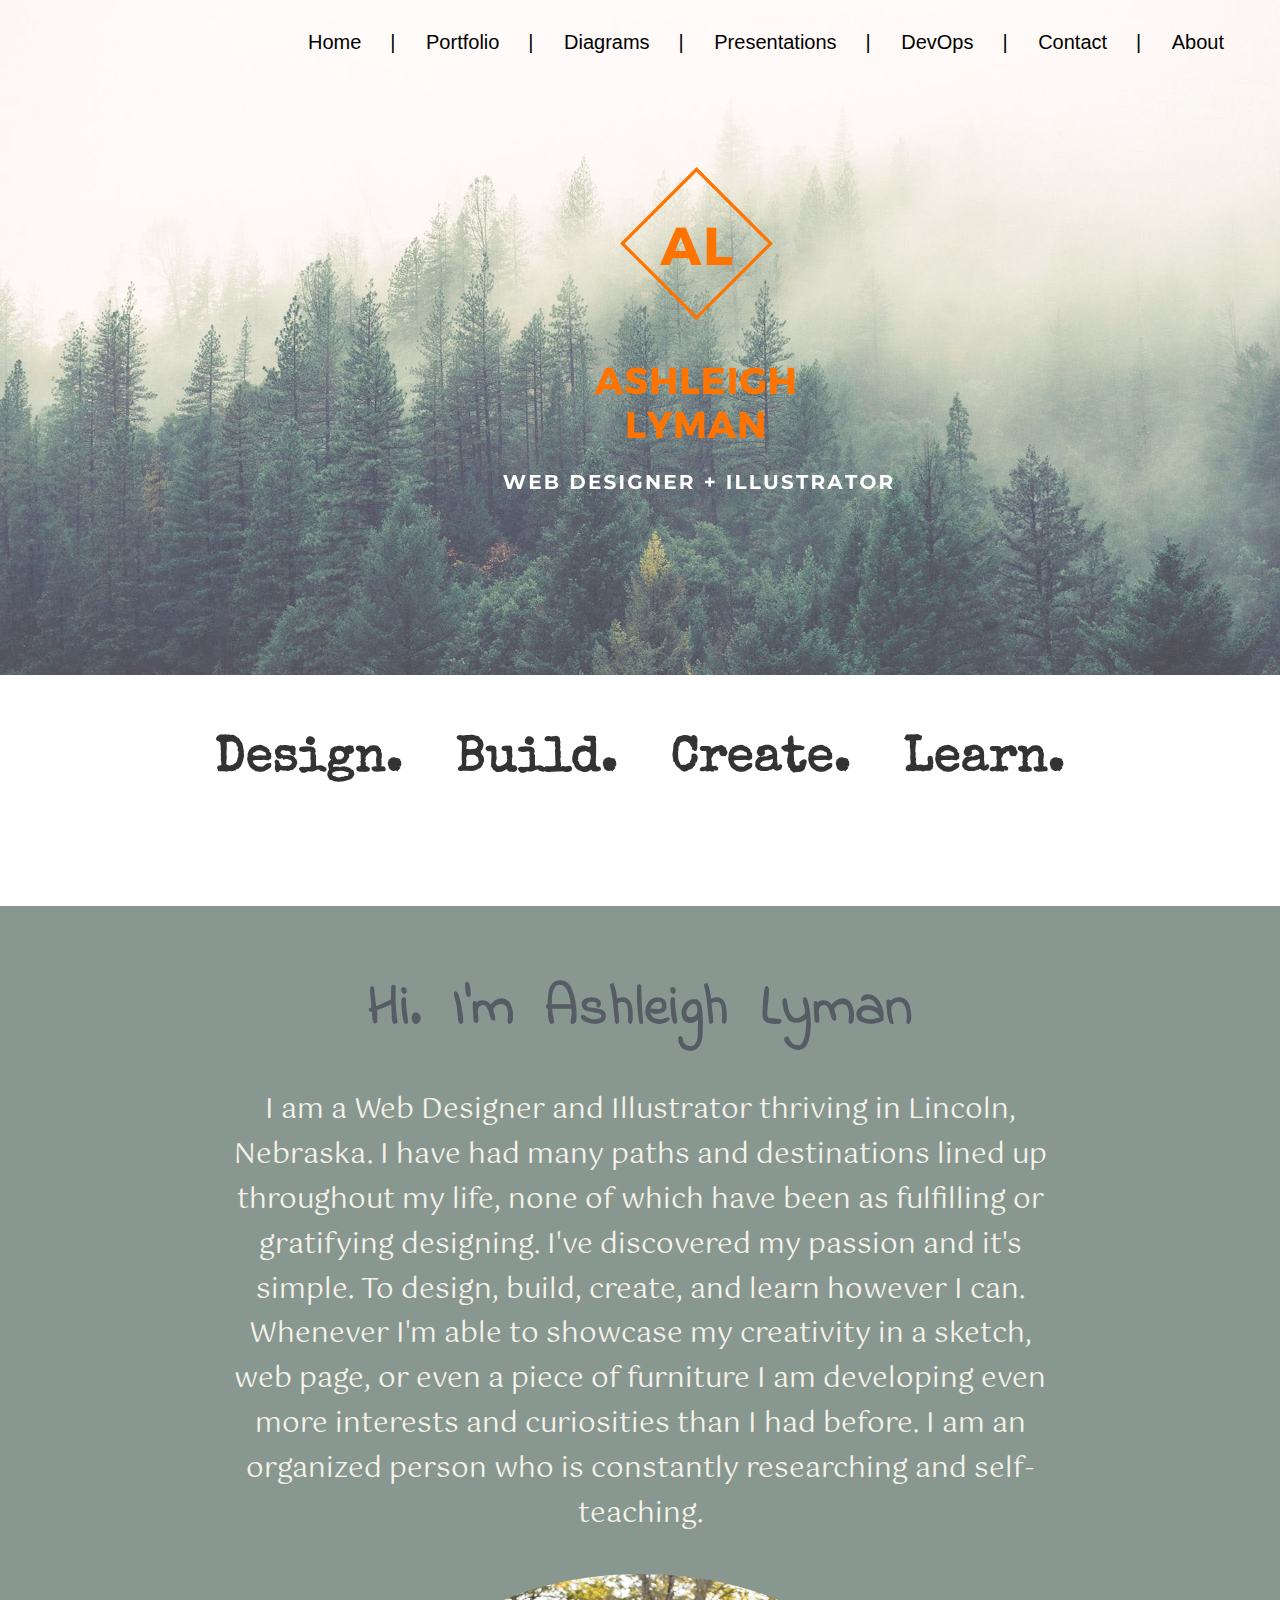
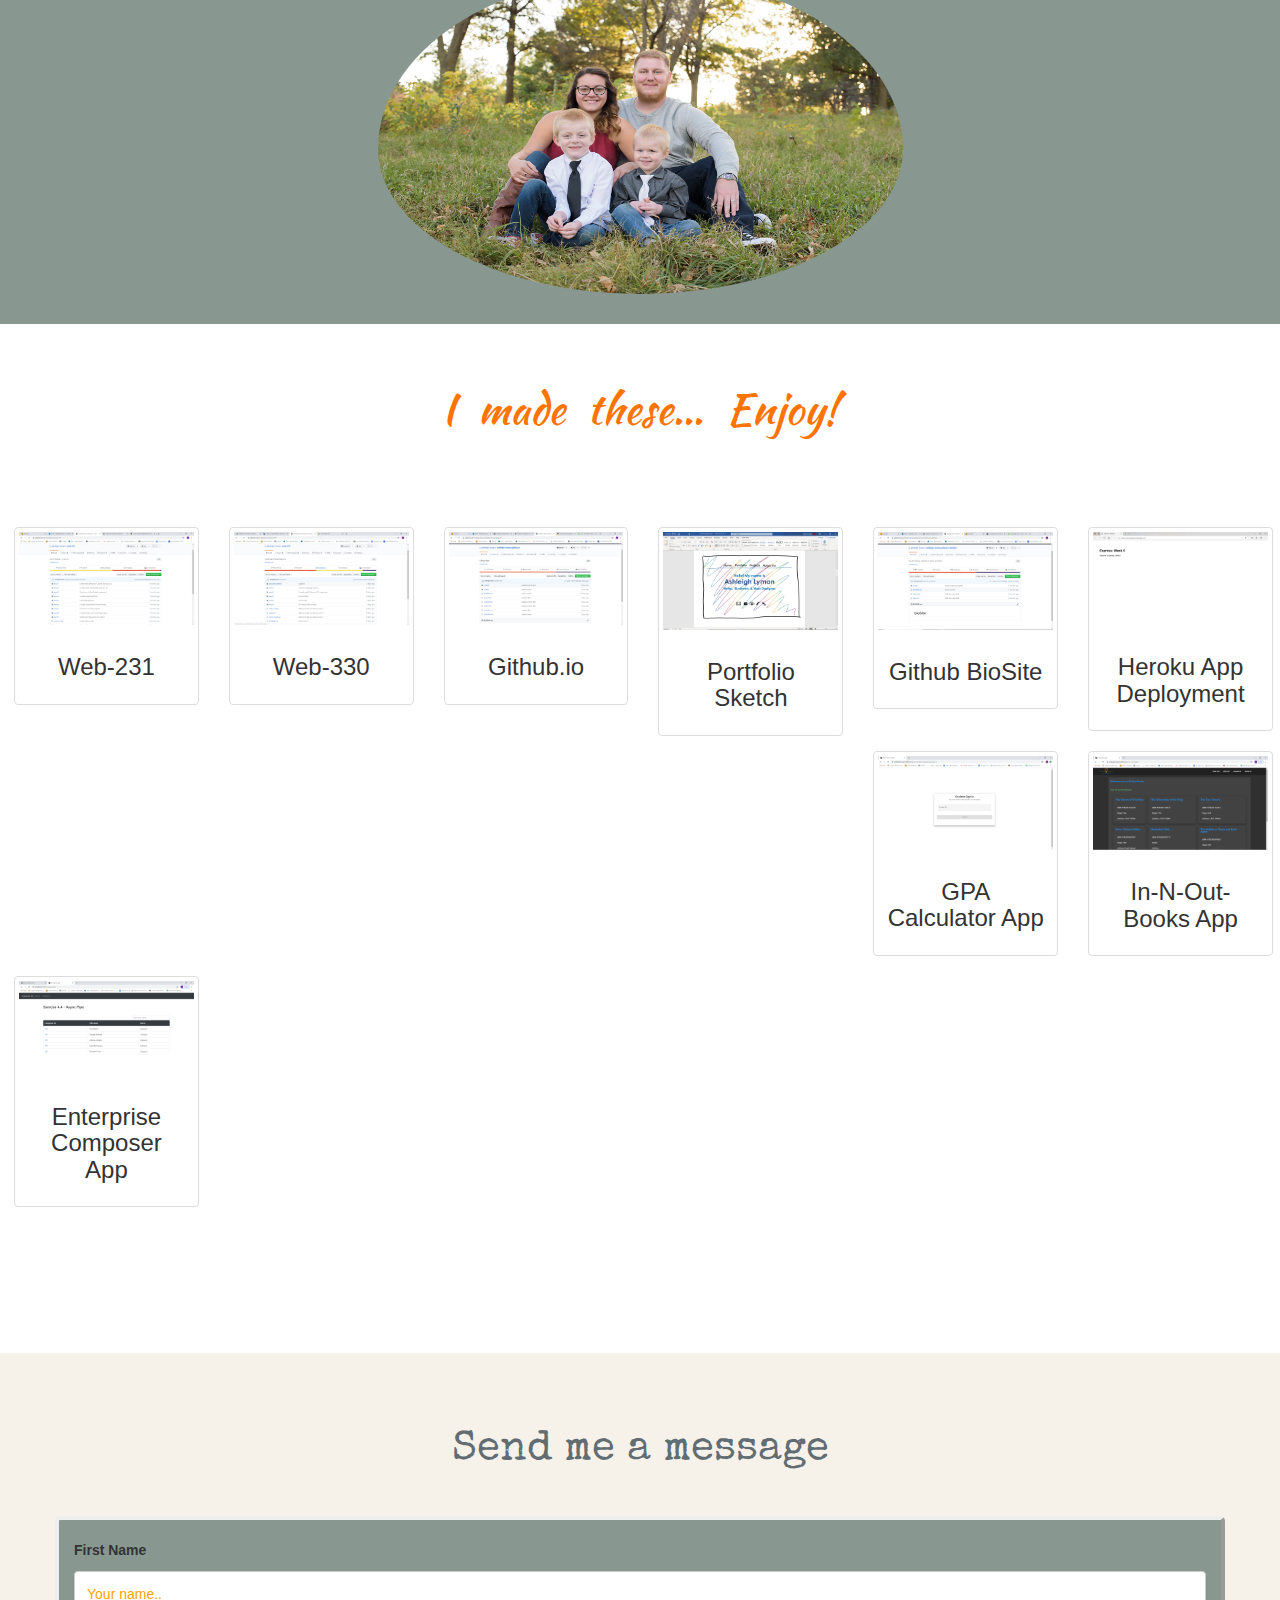
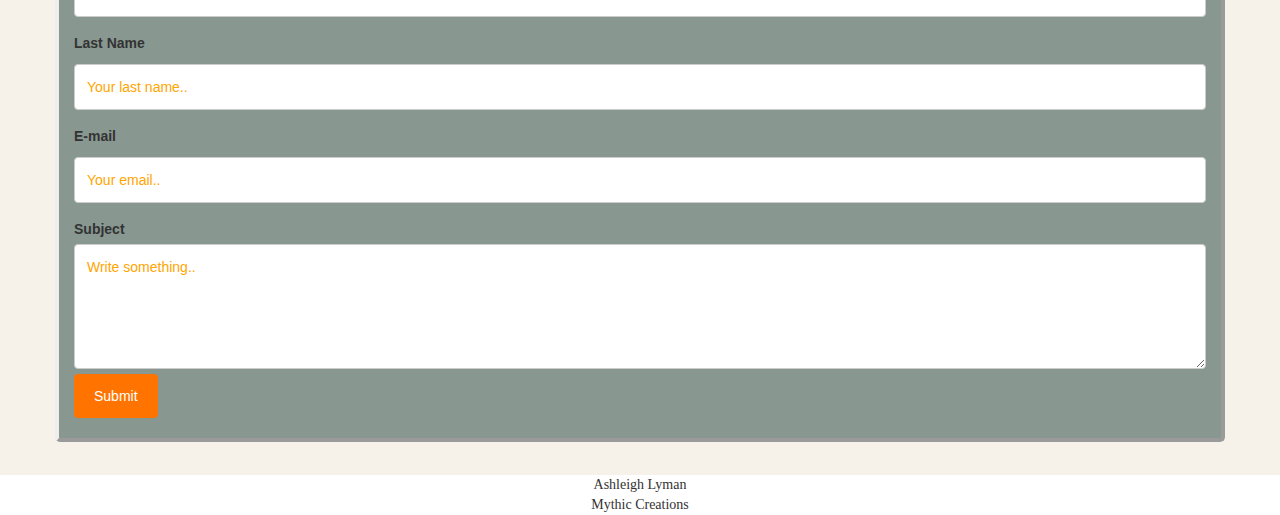
<file: index.html>
<!DOCTYPE html>

<html lang="en">
<!--Ashleigh Lyman
Personal Portfolio
Web-330-->

<head>
    <meta charset="utf-8">
    <meta name="viewport" content="width=device-width, initial-scale=1.0">

    <title>Mythical Creations Portfolio</title>

    <link rel="stylesheet" type="text/css" href="portfolio.css">

    <!--[if lt IE 9]>
	<script src="http://html5shim.googlecode.com/svn/trunk/html5.js">
	</script>
    <![endif]-->

    <!-- Latest compiled and minified CSS -->
    <link rel="stylesheet" href="https://maxcdn.bootstrapcdn.com/bootstrap/3.3.7/css/bootstrap.min.css" integrity="sha384-BVYiiSIFeK1dGmJRAkycuHAHRg32OmUcww7on3RYdg4Va+PmSTsz/K68vbdEjh4u" crossorigin="anonymous">

    <link href="https://fonts.googleapis.com/css?family=Gotu|Indie+Flower|Kaushan+Script|Special+Elite&display=swap" rel="stylesheet">

</head>

<body>

    <!--Navigation Bar-->
    <div class="bgimg-1">

        <header role="header">
            <div class="topnav">
                <a class="hover" href="index.html" alt="Home Page">Home</a>
                <a> | </a>
                <a class="hover" href="#portfolio" alt="Portfolio Page">Portfolio</a>
                <a> | </a>
                <a class="hover" href="web-335\Lyman-diagrams.html" alt="Diagrams Page">Diagrams</a>
                <a> | </a>
                <a class="hover" href="web-420\Lyman-rest.html" alt="Presentations Page">Presentations</a>
                <a> | </a>
                <a class="hover" href="web-430\Lyman-devops.html" alt="DevOps Page">DevOps</a>
                <a> | </a>
                <a class="hover" href="#contact" alt="Contact me Page">Contact</a>
                <a> | </a>
                <a class="hover" href="#about" alt="About me Page">About</a>
            </div>
        </header>

        <!--Logo Image-->
        <img class="image" src="images/logo4.png" alt="Portfolio name logo">

    </div>


    <main role="main">

        <!--First div section(tagline)-->
        <div class="first">
            <h1>Design. Build. Create. Learn.</h1>
        </div>


        <!--Second div section(aboutMe)-->
        <div class="second">
            <h1 id="about">Hi. I'm Ashleigh Lyman</h1>
            <h2>I am a Web Designer and Illustrator thriving in Lincoln, Nebraska. I have had many paths and destinations lined up throughout my life, none of which have been as fulfilling or gratifying designing. I've discovered my passion and it's simple.
                To design, build, create, and learn however I can. Whenever I'm able to showcase my creativity in a sketch, web page, or even a piece of furniture I am developing even more interests and curiosities than I had before. I am an organized
                person who is constantly researching and self-teaching.
            </h2>

            <!--Family picture-->
            <img class="family" src="images/aboutme.JPG" width="525" height="350" alt="Ashleigh's family picture">

        </div>

        <!--Third div section (portfolio)-->
        <div class="third">
            <h1 id="portfolio">I made these... Enjoy!</h1>

            <!--Thumbnail portfolio link images-->
            <!--Bootstrap grid system layout-->
            <div class="row">
                <div class="col-sm-4 col-md-2">
                    <div class="thumbnail">
                        <a href="https://github.com/ashleigh-lyman/web-231" target="_blank"><img src="images/web231.png" alt="web231" width="250" height="200"></a>
                        <div class="caption">
                            <h3>Web-231</h3>
                        </div>
                    </div>
                </div>

                <div class="col-sm-4 col-md-2">
                    <div class="thumbnail">
                        <a href="https://github.com/ashleigh-lyman/web-330" target="_blank"><img src="images/web330.png" alt="web330" width="250" height="200"></a>
                        <div class="caption">
                            <h3>Web-330</h3>
                        </div>
                    </div>
                </div>

                <div class="col-sm-4 col-md-2">
                    <div class="thumbnail">
                        <a href="https://github.com/ashleigh-lyman/ashleigh-lyman.github.io" target="_blank"><img src="images/githubio.png" alt="web330" width="250" height="200"></a>
                        <div class="caption">
                            <h3>Github.io</h3>
                        </div>
                    </div>
                </div>


                <div class="col-sm-4 col-md-2">
                    <div class="thumbnail">
                        <img src="images/portfoliosketch.png" alt="sketch" width="300" height="250"></a>
                        <div class="caption">
                            <h3>Portfolio Sketch</h3>
                        </div>
                    </div>
                </div>


                <div class="col-sm-4 col-md-2">
                    <div class="thumbnail">
                        <a href="https://github.com/ashleigh-lyman/ashleigh-lyman.github.io-bioSite" target="_blank"><img src="images/biosite.png" alt="biosite" width="250" height="200"></a>
                        <div class="caption">
                            <h3>Github BioSite</h3>
                        </div>
                    </div>
                </div>


                <div class="col-sm-4 col-md-2">
                    <div class="thumbnail">
                        <a href="https://lyman-api-gateway.herokuapp.com/" target="_blank"><img src="images/herokuapp.png" alt="web330" width="250" height="200"></a>
                        <div class="caption">
                            <h3>Heroku App Deployment</h3>
                        </div>
                    </div>
                </div>

               <div class="col-sm-4 col-md-2">
                    <div class="thumbnail">
                        <a href="https://ashleigh-lyman.github.io/gpa-calculator-app" target="_blank"><img src="images/gpacalculatorapp.png" alt="web425" width="250" height="200"></a>
                        <div class="caption">
                            <h3>GPA Calculator App</h3>
                        </div>
                    </div>
                </div>

                 <div class="col-sm-4 col-md-2">
                    <div class="thumbnail">
                        <a href="https://ashleigh-lyman.github.io/in-n-out-books" target="_blank"><img src="images/in-n-out-books.png" alt="web425" width="250" height="200"></a>
                        <div class="caption">
                            <h3>In-N-Out-Books App</h3>
                        </div>
                    </div>
                </div>


                <div class="col-sm-4 col-md-2">
                    <div class="thumbnail">
                        <a href="https://ashleigh-lyman.github.io/enterprise-composer-app" target="_blank"><img src="images/enterprise-composer-app.png" alt="web425" width="250" height="200"></a>
                        <div class="caption">
                            <h3>Enterprise Composer App</h3>
                        </div>
                    </div>
                </div>

     </div>
</div>

        <!--Fourth div section (contactMe)-->
        <div class="fourth">
            <h1 id="contact">Send me a message</h1>

            <!--Form contactMe section-->
            <div class="container">
                <form>

                    <label for="fname">First Name</label>
                    <input type="text" id="fname" name="firstname" placeholder="Your name..">

                    <label for="lname">Last Name</label>
                    <input type="text" id="lname" name="lastname" placeholder="Your last name..">

                    <label for="country">E-mail</label>
                    <input type="text" id="email" name="email" placeholder="Your email..">

                    <label for="subject">Subject</label>
                    <textarea id="subject" name="subject" placeholder="Write something.." style="height:125px"></textarea>

                    <input type="submit" value="Submit">

                </form>
            </div>
        </div>

    </main>

    <!--Footer section-->
    <footer role="footer">
        <div class="footer">
            <p>Ashleigh Lyman<br> Mythic Creations </p>
        </div>
    </footer>

</body>

</html>
</file>
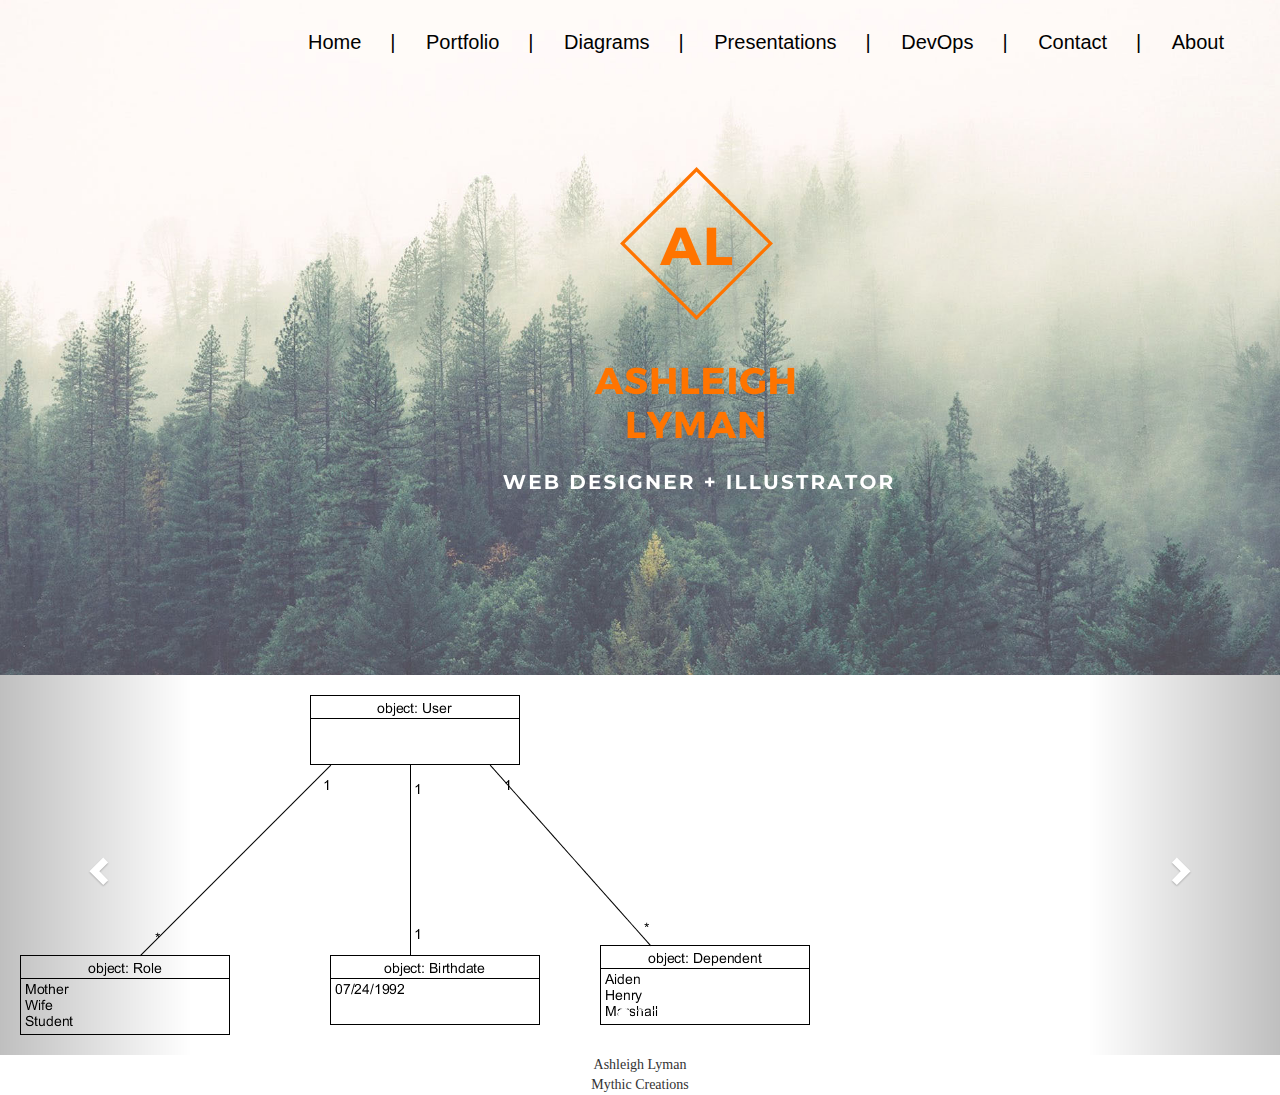
<file: web-335/Lyman-diagrams.html>
<!DOCTYPE html>

<html lang="en">
<!--Ashleigh Lyman
Personal Portfolio
Web-330-->

<head>
    <meta charset="utf-8">
    <meta name="viewport" content="width=device-width, initial-scale=1.0">


    <link rel="stylesheet" href="https://maxcdn.bootstrapcdn.com/bootstrap/3.4.1/css/bootstrap.min.css">
    <script src="https://ajax.googleapis.com/ajax/libs/jquery/3.5.1/jquery.min.js"></script>
    <script src="https://maxcdn.bootstrapcdn.com/bootstrap/3.4.1/js/bootstrap.min.js"></script>

    <title>Mythical Creations Portfolio</title>

    <link rel="stylesheet" type="text/css" href="../portfolio.css">

    <!--[if lt IE 9]>
	<script src="http://html5shim.googlecode.com/svn/trunk/html5.js">
	</script>
    <![endif]-->

    <!-- Latest compiled and minified CSS -->

    <link href="https://fonts.googleapis.com/css?family=Gotu|Indie+Flower|Kaushan+Script|Special+Elite&display=swap" rel="stylesheet">

</head>

<body>

    <!--Navigation Bar-->
    <div class="bgimg-1">

        <header role="header">
            <div class="topnav">
                <a class="hover" href="..\index.html" alt="Home Page">Home</a>
                <a> | </a>
                <a class="hover" href="..\index.html#portfolio" alt="Portfolio Page">Portfolio</a>
                <a> | </a>
                <a class="hover" href="Lyman-diagrams.html" alt="Diagrams Page">Diagrams</a>
                <a> | </a>
                <a class="hover" href="..\web-420\Lyman-rest.html" alt="Presentations Page">Presentations</a>
                <a> | </a>
                <a class="hover" href="..\web-430\Lyman-tech-value-stream.html" alt="DevOps Page">DevOps</a>
                <a> | </a>
                <a class="hover" href="..\index.html#contact" alt="Contact me Page">Contact</a>
                <a> | </a>
                <a class="hover" href="..\index.html#about" alt="About me Page">About</a>
            </div>
        </header>

        <!--Logo Image-->
        <img class="image" src="../images/logo4.png" alt="Portfolio name logo">

    </div>


    <main role="main">

        <div id="myCarousel" class="carousel slide" data-ride="carousel">
            <!-- Indicators -->
            <ol class="carousel-indicators">
                <li data-target="#myCarousel" data-slide-to="0" class="active"></li>
                <li data-target="#myCarousel" data-slide-to="1"></li>
                <li data-target="#myCarousel" data-slide-to="2"></li>
            </ol>

            <!-- Wrapper for slides -->
            <div class="carousel-inner">
                <div class="item active">
                    <img src="../nosql-data-diagrams/Lyman-assignment1.4-ORD.png" alt="ORD diagram 1.4">
                </div>

                <div class="item">
                    <img src="../nosql-data-diagrams/Lyman-assignment1.4-structure.png" alt="Structured diagram 1.4">
                </div>

                <div class="item">
                    <img src="../nosql-data-diagrams/Lyman-assignment2.2-ORD.png" alt="ORD diagram 2.2">
                </div>

                <div class="item">
                    <img src="../nosql-data-diagrams/Lyman-assignment2.2-structure.png" alt="Structured diagram 2.2">
                </div>

                <div class="item">
                    <img src="../nosql-data-diagrams/Lyman-assignment2.3-ORD.png" alt="ORD diagram 2.3">
                </div>

                <div class="item">
                    <img src="../nosql-data-diagrams/Lyman-assignment2.3-structure.png" alt="Structured diagram 2.3">
                </div>

                <div class="item">
                    <img src="../nosql-data-diagrams/Lyman-assignment3.2-ORD.png" alt="ORD diagram 3.2">
                </div>

                <div class="item">
                    <img src="../nosql-data-diagrams/Lyman-assignment3.2-structure.png" alt="Structured diagram 3.2">
                </div>

                <div class="item">
                    <img src="../nosql-data-diagrams/Lyman-assignment3.3-ORD.png" alt="ORD diagram 3.3">
                </div>

                <div class="item">
                    <img src="../nosql-data-diagrams/Lyman-assignment3.3-ORD-DocumentDiagram.png" alt="ORD Document diagram 3.3">
                </div>

                <div class="item">
                    <img src="../nosql-data-diagrams/Lyman-assignment3.3-structure.png" alt="Structured diagram 3.3">
                </div>


            </div>

            <!-- Left and right controls -->
            <a class="left carousel-control" href="#myCarousel" data-slide="prev">
                <span class="glyphicon glyphicon-chevron-left"></span>
                <span class="sr-only">Previous</span>
            </a>
            <a class="right carousel-control" href="#myCarousel" data-slide="next">
                <span class="glyphicon glyphicon-chevron-right"></span>
                <span class="sr-only">Next</span>
            </a>
        </div>

    </main>

    <!--Footer section-->
    <footer role="footer">
        <div class="footer">
            <p>Ashleigh Lyman<br> Mythic Creations </p>
        </div>
    </footer>

</body>

</html>
</file>
<file: portfolio.css>
body,
html {
    height: 100%;
    margin: 0;
}


/*Background image*/

.bgimg-1 {
    background-image: url("images/treebackground2.jpg");
    height: 75%;
    position: relative;
    background-position: center;
    background-repeat: no-repeat;
    background-size: cover;
}


/* top navigation */

.topnav {
    overflow: hidden;
    padding-top: 2em;
    padding-left: 22em;
}


/*Styling nav links*/

.topnav a {
    color: black;
    text-align: center;
    padding-right: 25px;
    text-decoration: none;
    font-size: 20px;
    display: inline;
}


/* Hover color orange */

.topnav a.hover:hover {
    color: #ff7400;
}


/*Clicked link color green*/

.topnav a.hover:visited {
    color: green;
}


/*logo on background header*/

img.image {
    padding-left: 35%;
}


/*First section tagline*/

.first h1 {
    text-align: center;
    font-weight: bold;
    font-family: 'Special Elite', cursive;
    font-size: 350%;
    word-spacing: .8em;
    padding-bottom: 2em;
    padding-top: .8em;
}


/*Second section (about me)*/

.second {
    background-color: #889891;
    display: block;
    margin-left: auto;
    margin-right: auto;
    text-align: center;
}


/*Second section aboutme h1 font*/

.second h1 {
    text-align: center;
    font-family: 'Indie Flower', cursive;
    font-size: 400%;
    color: #565C64;
    font-weight: bold;
    word-spacing: .3em;
    padding-top: 1.3em;
    padding-bottom: .5em;
}


/*Second section aboutme h2 font*/

.second h2 {
    text-align: center;
    font-family: 'Gotu', sans-serif;
    padding-left: 8em;
    padding-right: 8em;
    padding-bottom: 1em;
    font-size: 200%;
    line-height: 1.6em;
    color: #F6F2E9;
}


/*family photo in aboutme section*/

img.family {
    display: block;
    margin: auto;
    border-radius: 50%;
    padding-bottom: 30px;
}


/*Third portfolio section*/

.third {
    padding-bottom: 4em;
    margin-bottom: 5em;
}

.third h1 {
    text-align: center;
    font-family: 'Kaushan Script', cursive;
    word-spacing: .3em;
    font-size: 300%;
    color: #ff7400;
    padding-top: 1em;
    padding-bottom: 2em;
}

.row {
    padding-left: 1em;
    padding-right: .5em;
    text-align: center;
}


/*Fourth contactMe section*/

.fourth {
    padding: 20px;
    background-color: #F6F2E9;
    margin-top: 20px;
}

.fourth h1 {
    text-align: center;
    font-family: 'Special Elite', cursive;
    font-size: 300%;
    color: #616D73;
    padding-top: .8em;
    padding-bottom: .8em;
}


/* Add a color to the active/current link w3school css*/

input[type=text],
select,
textarea {
    width: 100%;
    /* Full width */
    padding: 12px;
    /* Some padding */
    border: 1px solid #ccc;
    /* Gray border */
    border-radius: 4px;
    /* Rounded borders */
    box-sizing: border-box;
    /* Make sure that padding and width stays in place */
    margin-top: 6px;
    /* Add a top margin */
    margin-bottom: 16px;
    /* Bottom margin */
    resize: vertical/* Allow the user to vertically resize the textarea (not horizontally) */
}


/*Change placeholder form text color to orange*/

::placeholder {
    color: orange;
}


/* Style the submit button with a specific background color etc */

input[type=submit] {
    background-color: #ff7400;
    color: white;
    padding: 12px 20px;
    border: none;
    border-radius: 4px;
    cursor: pointer;
}


/* When moving the mouse over the submit button, add a darker green color */

input[type=submit]:hover {
    background-color: #ff7400;
}


/* Add a background color and some padding around the form */

.container {
    width: 750px;
    margin-left: auto;
    margin-right: auto;
    border-radius: 5px;
    border: 4px;
    border-style: outset;
    background-color: #889891;
    padding: 20px;
    padding-left: 10em;
    padding-right: 10em;
    margin-bottom: 1%;
}

.video {
    text-align: center;
    padding: 60px;
}


/*Style footer text*/

.footer {
    text-align: center;
    font-family: cursive;
}
</file>
